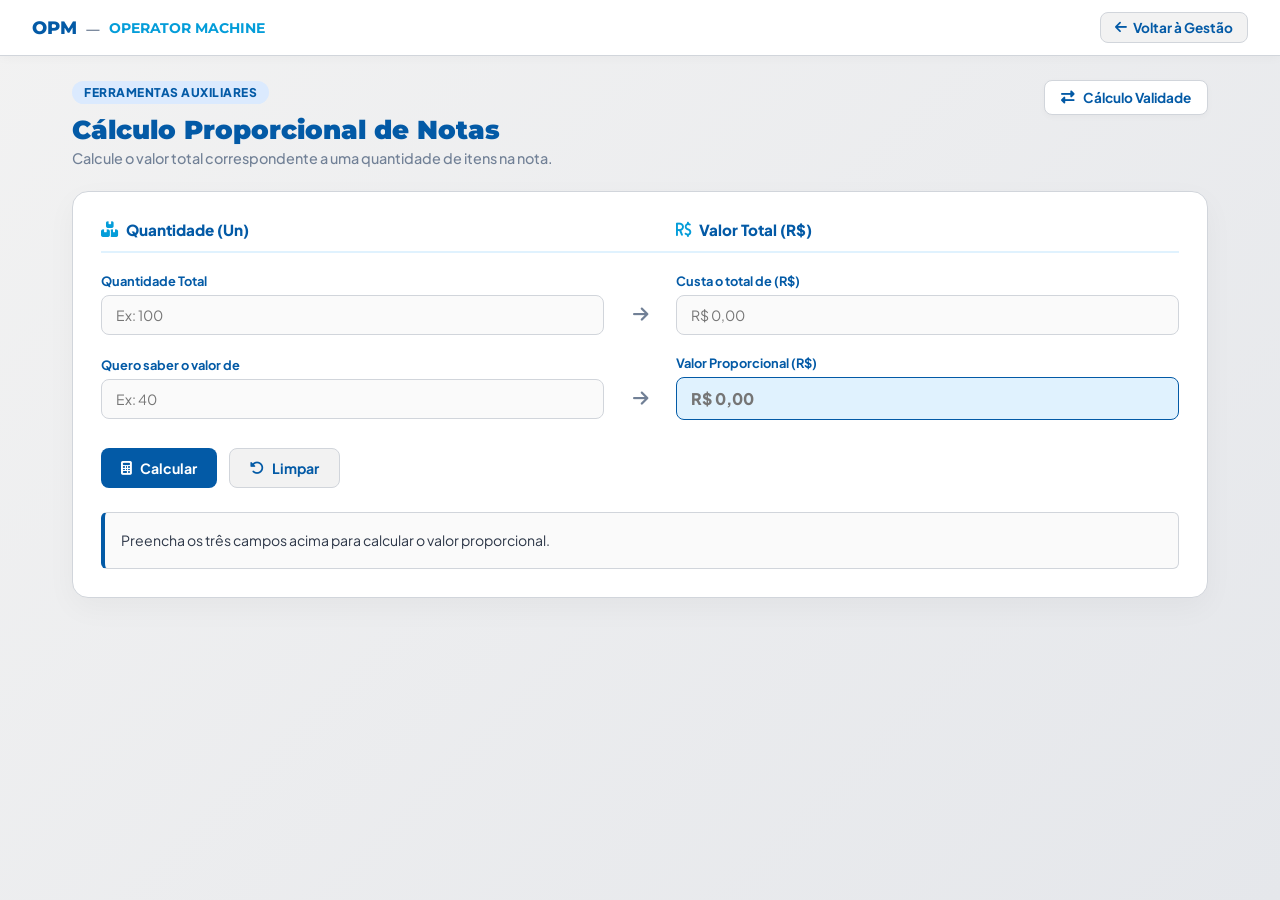
<file: calculadora/calculadora.html>
<!DOCTYPE html>
<html lang="pt-BR">
<head>
    <meta charset="UTF-8">
    <meta name="viewport" content="width=device-width, initial-scale=1.0">
    <title>OPM - Calculadora e Ferramentas Auxiliares</title>
    
    <!-- Fontes e Ícones -->
    <link rel="preconnect" href="https://fonts.googleapis.com">
    <link rel="preconnect" href="https://fonts.gstatic.com" crossorigin>
    <link href="https://fonts.googleapis.com/css2?family=Montserrat:wght@700;800;900&family=Plus+Jakarta+Sans:wght@400;500;600;700;800&display=swap" rel="stylesheet">
    <link rel="stylesheet" href="https://cdnjs.cloudflare.com/ajax/libs/font-awesome/6.4.0/css/all.min.css">
    
    <link rel="stylesheet" href="calculadora.css">
</head>
<body>

    <!-- FAIXA SUPERIOR DE NAVEGAÇÃO -->
    <header class="top-nav-bar">
        <div class="top-bar-brand">
            OPM <span class="brand-separator">—</span> <span class="brand-subtitle">OPERATOR MACHINE</span>
        </div>
        <button type="button" class="btn-voltar-topo" onclick="voltarParaGestao()" title="Voltar à Gestão">
            <i class="fa-solid fa-arrow-left"></i> Voltar à Gestão
        </button>
    </header>

    <!-- CONTEÚDO PRINCIPAL CENTRALIZADO -->
    <main class="main-content">
        <header class="page-header">
            <div class="header-top-row">
                <div>
                    <span class="tag" id="toolTag">FERRAMENTAS AUXILIARES</span>
                    <h1 id="pageTitle">Cálculo Proporcional de Notas</h1>
                    <p id="pageSubtitle">Calcule o valor total correspondente a uma quantidade de itens na nota.</p>
                </div>
                <!-- Botão de Alternância de Ferramentas -->
                <button id="btnAlternarCalc" class="btn-switch-calc" title="Alternar tipo de ferramenta">
                    <i class="fa-solid fa-right-left"></i>
                    <span id="switchBtnText">Cálculo Validade</span>
                </button>
            </div>
        </header>

        <!-- 1. CONTAINER DA REGRA DE 3 -->
        <section id="calcRegra3" class="calculator-card">
            <div class="calc-grid-header">
                <div class="col-title"><i class="fa-solid fa-boxes-stacked"></i> Quantidade (Un)</div>
                <div></div>
                <div class="col-title"><i class="fa-solid fa-brazilian-real-sign"></i> Valor Total (R$)</div>
            </div>

            <div class="rule-grid">
                <div class="input-group">
                    <label for="qtdTotal">Quantidade Total</label>
                    <input type="number" id="qtdTotal" placeholder="Ex: 100" step="any">
                </div>
                
                <div class="arrow-indicator">
                    <i class="fa-solid fa-arrow-right"></i>
                </div>

                <div class="input-group">
                    <label for="valTotal">Custa o total de (R$)</label>
                    <input type="text" id="valTotal" placeholder="R$ 0,00">
                </div>

                <div class="input-group">
                    <label for="qtdParcial">Quero saber o valor de</label>
                    <input type="number" id="qtdParcial" placeholder="Ex: 40" step="any">
                </div>

                <div class="arrow-indicator">
                    <i class="fa-solid fa-arrow-right"></i>
                </div>

                <div class="input-group result-highlight">
                    <label for="valParcial">Valor Proporcional (R$)</label>
                    <input type="text" id="valParcial" placeholder="R$ 0,00" readonly>
                </div>
            </div>

            <div class="calc-actions">
                <button type="button" id="btnCalcular" class="btn btn-primary">
                    <i class="fa-solid fa-calculator"></i> Calcular
                </button>
                <button type="button" id="btnLimpar" class="btn btn-secondary">
                    <i class="fa-solid fa-rotate-left"></i> Limpar
                </button>
            </div>

            <div id="formulaExplanation" class="formula-box">
                Preencha os três campos acima para calcular o valor proporcional.
            </div>
        </section>

        <!-- 2. CONTAINER DE CÁLCULO DE VALIDADE -->
        <section id="calcValidade" class="calculator-card" style="display: none;">
            <div class="validity-grid">
                <div class="input-group">
                    <label for="selectEstoque"><i class="fa-solid fa-warehouse"></i> Selecione o Estoque / Setor</label>
                    <select id="selectEstoque" class="custom-select">
                        <option value="farmacia_almox">Farmácia Almoxarifado</option>
                        <option value="almox_central">Almoxarifado Central</option>
                        <option value="farmacia_qt">Farmácia Qt Estoque</option>
                        <option value="almox_lab">Almoxarifado Central - Laboratório (Min. 3 Meses)</option>
                    </select>
                </div>

                <div class="input-group">
                    <label for="inputDataValidade"><i class="fa-solid fa-calendar-days"></i> Data de Validade do Produto</label>
                    <input type="date" id="inputDataValidade" class="custom-input-date">
                </div>
            </div>

            <!-- Caixa de Status da Validade -->
            <div id="validityStatusBox" class="validity-result-box empty">
                <div class="status-badge" id="validityBadge">Aguardando Data</div> 
                <h2 id="validityMainTitle">Selecione uma data para verificar a conformidade</h2>
                <p id="validitySubText">O cálculo verificará os dias restantes a partir de hoje em relação ao tempo mínimo exigido pelo setor.</p>
            </div>

            <!-- Detalhes do Cálculo -->
            <div id="validityDetailsBox" class="info-quote-box" style="display: none;">
                <h3><i class="fa-solid fa-circle-info"></i> Detalhamento do Prazo</h3>
                <div class="validity-details-grid">
                    <div>
                        <span>Data Atual:</span>
                        <strong id="valDetailToday">--/--/----</strong>
                    </div>
                    <div>
                        <span>Tempo Restante Total:</span>
                        <strong id="valDetailRemaining">0 dias</strong>
                    </div>
                    <div>
                        <span>Mínimo Exigido do Setor:</span>
                        <strong id="valDetailMinRequired">12 meses (365 dias)</strong>
                    </div>
                    <div id="valDivergentContainer" class="divergent-highlight">
                        <span>Tempo Divergente / Faltante:</span>
                        <strong id="valDetailDivergent">Nenhuma divergência</strong>
                    </div>
                </div>
            </div>
        </section>

    </main>

    <script src="calculadora.js"></script>
</body>
</html>
</file>
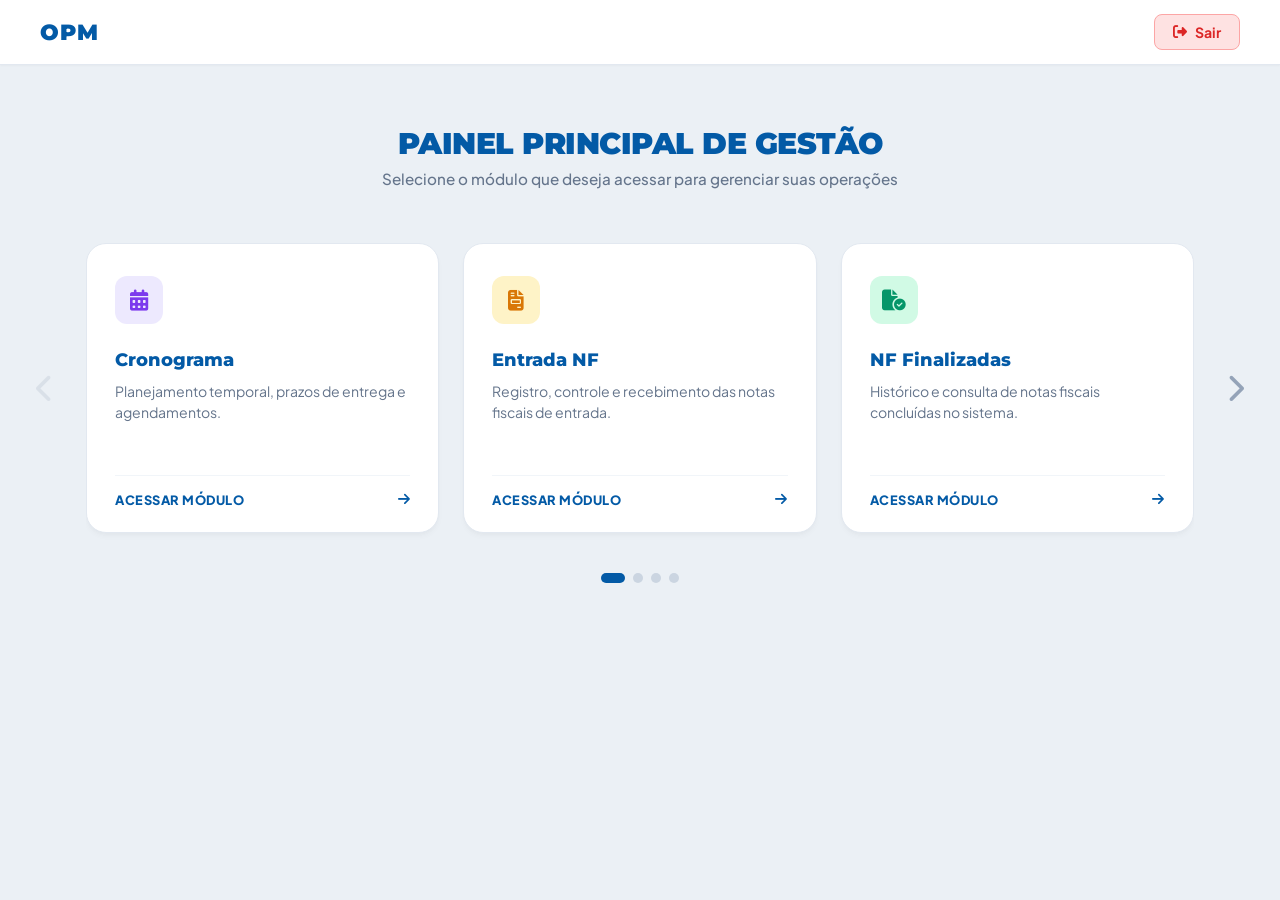
<file: lobby/lobby.html>
<!DOCTYPE html>
<html lang="pt-BR">
<head>
    <meta charset="UTF-8">
    <meta name="viewport" content="width=device-width, initial-scale=1.0">
    <title>OPM — OPERATOR MACHINE V2</title>

    <!-- Fontes e Ícones -->
    <link rel="preconnect" href="https://fonts.googleapis.com">
    <link rel="preconnect" href="https://fonts.gstatic.com" crossorigin>
    <link href="https://fonts.googleapis.com/css2?family=Montserrat:wght@700;800;900&family=Plus+Jakarta+Sans:wght@400;500;600;700;800&display=swap" rel="stylesheet">
    <link rel="stylesheet" href="https://cdnjs.cloudflare.com/ajax/libs/font-awesome/6.4.0/css/all.min.css">
    
    <!-- CSS do Lobby -->
    <link rel="stylesheet" href="lobby.css">
</head>
<body>

    <!-- FAIXA SUPERIOR DE NAVEGAÇÃO -->
    <header class="top-nav-bar">
        <div class="top-bar-brand">
            OPM
        </div>
        <button type="button" class="btn-logout" onclick="fazerLogout()">
            <i class="fa-solid fa-right-from-bracket"></i> Sair
        </button>
    </header>

    <!-- ÁREA DE CONTEÚDO PRINCIPAL -->
    <main class="lobby-container">
        <div class="lobby-header-text">
            <h2>PAINEL PRINCIPAL DE GESTÃO</h2>
            <p>Selecione o módulo que deseja acessar para gerenciar suas operações</p>
        </div>

        <!-- ESTRUTURA DO CARROSSEL COM SETAS LATERAIS -->
        <div class="carousel-wrapper">
            
            <!-- SETA ESQUERDA TRANSPARENTE -->
            <button type="button" class="carousel-nav-btn prev-btn" id="btnPrevLobby" onclick="mudarPaginaLobby(-1)" title="Anterior">
                <i class="fa-solid fa-chevron-left"></i>
            </button>

            <!-- CONTAINER DOS CARDS -->
            <div class="cards-carousel-container">
                <div class="lobby-cards-grid" id="lobbyCardsGrid">

                    <!-- CARD 1: CRONOGRAMA -->
                    <div class="lobby-card-portrait" onclick="navegarPara('cronograma')">
                        <div class="card-icon-box color-cronograma">
                            <i class="fa-solid fa-calendar-days"></i>
                        </div>
                        <div class="card-body">
                            <h3>Cronograma</h3>
                            <p>Planejamento temporal, prazos de entrega e agendamentos.</p>
                        </div>
                        <div class="card-footer-action">
                            <span>ACESSAR MÓDULO</span>
                            <i class="fa-solid fa-arrow-right"></i>
                        </div>
                    </div>

                    <!-- CARD 2: ENTRADA NF -->
                    <div class="lobby-card-portrait" onclick="navegarPara('entrada-nf')">
                        <div class="card-icon-box color-entrada">
                            <i class="fa-solid fa-file-invoice"></i>
                        </div>
                        <div class="card-body">
                            <h3>Entrada NF</h3>
                            <p>Registro, controle e recebimento das notas fiscais de entrada.</p>
                        </div>
                        <div class="card-footer-action">
                            <span>ACESSAR MÓDULO</span>
                            <i class="fa-solid fa-arrow-right"></i>
                        </div>
                    </div>

                    <!-- CARD 3: NF FINALIZADAS -->
                    <div class="lobby-card-portrait" onclick="navegarPara('nf-finalizadas')">
                        <div class="card-icon-box color-finalizadas">
                            <i class="fa-solid fa-file-circle-check"></i>
                        </div>
                        <div class="card-body">
                            <h3>NF Finalizadas</h3>
                            <p>Histórico e consulta de notas fiscais concluídas no sistema.</p>
                        </div>
                        <div class="card-footer-action">
                            <span>ACESSAR MÓDULO</span>
                            <i class="fa-solid fa-arrow-right"></i>
                        </div>
                    </div>

                    <!-- CARD 4: TRATATIVAS -->
                    <div class="lobby-card-portrait" onclick="navegarPara('tratativas')">
                        <div class="card-icon-box color-tratativas">
                            <i class="fa-solid fa-comments-dollar"></i>
                        </div>
                        <div class="card-body">
                            <h3>Tratativas</h3>
                            <p>Acompanhamento de pendências, acordos e tratativas com fornecedores.</p>
                        </div>
                        <div class="card-footer-action">
                            <span>ACESSAR MÓDULO</span>
                            <i class="fa-solid fa-arrow-right"></i>
                        </div>
                    </div>

                    <!-- CARD 5: CONFERÊNCIA DEVOLUÇÃO -->
                    <div class="lobby-card-portrait" onclick="navegarPara('conferencia-devolucao')">
                        <div class="card-icon-box color-devolucao">
                            <i class="fa-solid fa-boxes-packing"></i>
                        </div>
                        <div class="card-body">
                            <h3>Conferência Devolução</h3>
                            <p>Gestão e verificação do fluxo de devolução de mercadorias.</p>
                        </div>
                        <div class="card-footer-action">
                            <span>ACESSAR MÓDULO</span>
                            <i class="fa-solid fa-arrow-right"></i>
                        </div>
                    </div>

                    <!-- CARD 6: VISÃO GERAL -->
                    <div class="lobby-card-portrait" onclick="navegarPara('visao-geral')">
                        <div class="card-icon-box color-visaogeral">
                            <i class="fa-solid fa-chart-pie"></i>
                        </div>
                        <div class="card-body">
                            <h3>Visão Geral</h3>
                            <p>Panorama consolidado das operações e indicadores analíticos.</p>
                        </div>
                        <div class="card-footer-action">
                            <span>ACESSAR MÓDULO</span>
                            <i class="fa-solid fa-arrow-right"></i>
                        </div>
                    </div>

                    <!-- CARD 7: MODELO CARTAS -->
                    <div class="lobby-card-portrait" onclick="navegarPara('modelo-cartas')">
                        <div class="card-icon-box color-cartas">
                            <i class="fa-solid fa-envelope-open-text"></i>
                        </div>
                        <div class="card-body">
                            <h3>Modelo Cartas</h3>
                            <p>Emissão e geração de cartas de correção e comunicados oficiais.</p>
                        </div>
                        <div class="card-footer-action">
                            <span>ACESSAR MÓDULO</span>
                            <i class="fa-solid fa-arrow-right"></i>
                        </div>
                    </div>

                    <!-- CARD 8: CALCULADORA -->
                    <div class="lobby-card-portrait" onclick="navegarPara('calculadora')">
                        <div class="card-icon-box color-calculadora">
                            <i class="fa-solid fa-calculator"></i>
                        </div>
                        <div class="card-body">
                            <h3>Calculadora</h3>
                            <p>Ferramenta rápida para cálculos operacionais e tributários.</p>
                        </div>
                        <div class="card-footer-action">
                            <span>ACESSAR MÓDULO</span>
                            <i class="fa-solid fa-arrow-right"></i>
                        </div>
                    </div>

                    <!-- CARD 9: BLOCO DE NOTAS -->
                    <div class="lobby-card-portrait" onclick="navegarPara('painel-principal')">
                        <div class="card-icon-box color-painel">
                            <i class="fa-solid fa-note-sticky"></i>
                        </div>
                        <div class="card-body">
                            <h3>Bloco de Notas</h3>
                            <p>Anotações rápidas, lembretes operacionais e rascunhos diários.</p>
                        </div>
                        <div class="card-footer-action">
                            <span>ACESSAR MÓDULO</span>
                            <i class="fa-solid fa-arrow-right"></i>
                        </div>
                    </div>

                    <!-- CARD 10: CONSULTA PRODUTOS -->
                    <div class="lobby-card-portrait" onclick="navegarPara('consulta-produtos')">
                        <div class="card-icon-box color-produtos">
                            <i class="fa-solid fa-boxes-stacked"></i>
                        </div>
                        <div class="card-body">
                            <h3>Consulta Produtos</h3>
                            <p>Consulte o catálogo de produtos, códigos e especificações.</p>
                        </div>
                        <div class="card-footer-action">
                            <span>ACESSAR MÓDULO</span>
                            <i class="fa-solid fa-arrow-right"></i>
                        </div>
                    </div>

                </div>
            </div>

            <!-- SETA DIREITA TRANSPARENTE -->
            <button type="button" class="carousel-nav-btn next-btn" id="btnNextLobby" onclick="mudarPaginaLobby(1)" title="Próximo">
                <i class="fa-solid fa-chevron-right"></i>
            </button>

        </div>

        <!-- INDICADOR DE PÁGINAS EM PONTOS -->
        <div class="pagination-dots" id="dotsContainer"></div>

    </main>

    <!-- JS do Lobby -->
    <script src="lobby.js"></script>
</body>
</html>
</file>
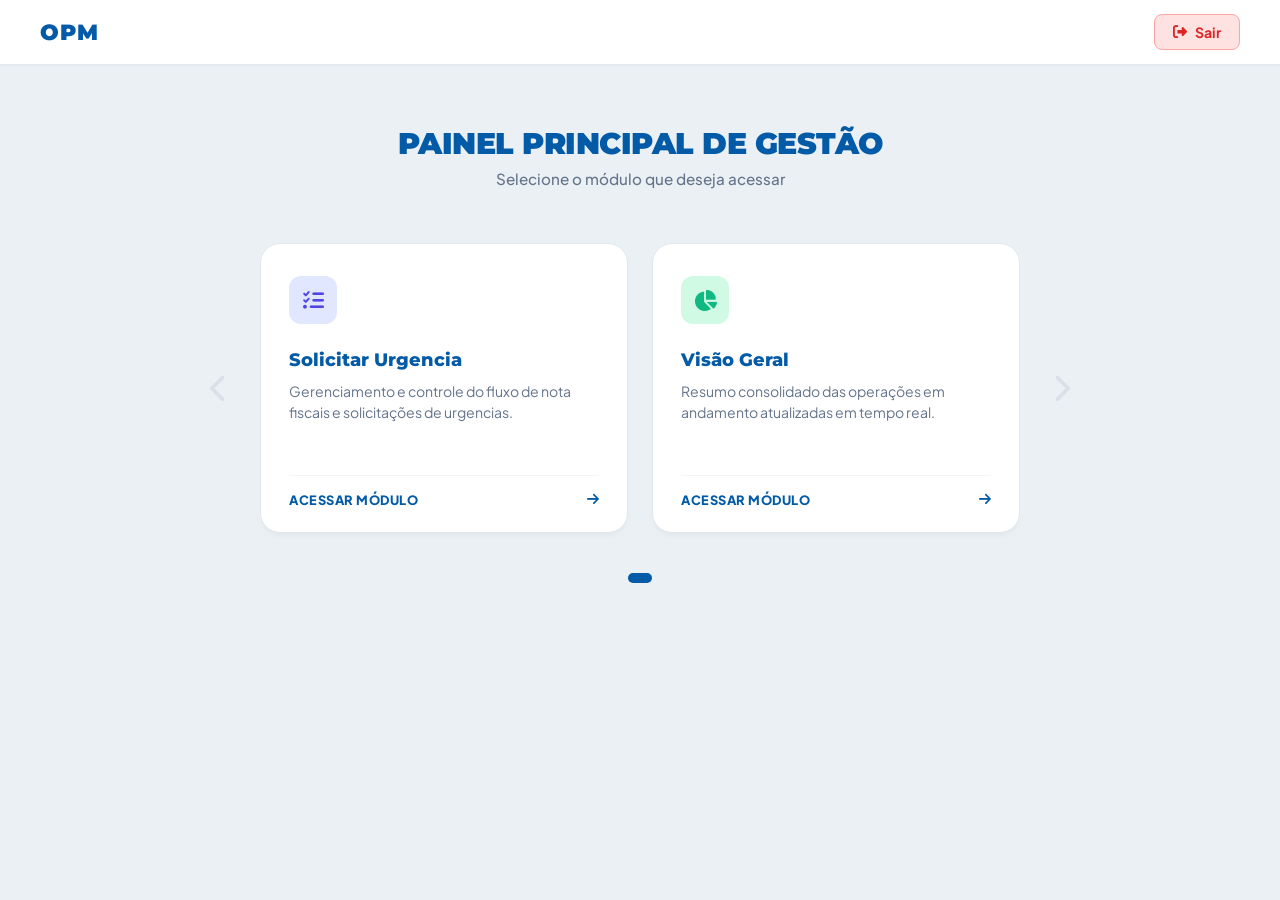
<file: lobbyv2/lobbyv2.html>
<!DOCTYPE html>
<html lang="pt-BR">
<head>
    <meta charset="UTF-8">
    <meta name="viewport" content="width=device-width, initial-scale=1.0">
    <title>OPM — OPERATOR MACHINE V2</title>

    <!-- Fontes e Ícones -->
    <link rel="preconnect" href="https://fonts.googleapis.com">
    <link rel="preconnect" href="https://fonts.gstatic.com" crossorigin>
    <link href="https://fonts.googleapis.com/css2?family=Montserrat:wght@700;800;900&family=Plus+Jakarta+Sans:wght@400;500;600;700;800&display=swap" rel="stylesheet">
    <link rel="stylesheet" href="https://cdnjs.cloudflare.com/ajax/libs/font-awesome/6.4.0/css/all.min.css">
    
    <!-- CSS do Lobby V2 -->
    <link rel="stylesheet" href="lobbyv2.css">
</head>
<body>

    <!-- FAIXA SUPERIOR DE NAVEGAÇÃO -->
    <header class="top-nav-bar">
        <div class="top-bar-brand">
            OPM
        </div>
        <button type="button" class="btn-logout" onclick="fazerLogout()">
            <i class="fa-solid fa-right-from-bracket"></i> Sair
        </button>
    </header>

    <!-- ÁREA DE CONTEÚDO PRINCIPAL -->
    <main class="lobby-container">
        <div class="lobby-header-text">
            <h2>PAINEL PRINCIPAL DE GESTÃO</h2>
            <p>Selecione o módulo que deseja acessar</p>
        </div>

        <!-- ESTRUTURA DO CARROSSEL COM SETAS LATERAIS -->
        <div class="carousel-wrapper">
            
            <!-- SETA ESQUERDA TRANSPARENTE -->
            <button type="button" class="carousel-nav-btn prev-btn" id="btnPrevLobby" onclick="mudarPaginaLobby(-1)" title="Anterior">
                <i class="fa-solid fa-chevron-left"></i>
            </button>

            <!-- CONTAINER DOS CARDS -->
            <div class="cards-carousel-container">
                <div class="lobby-cards-grid" id="lobbyCardsGrid">

                    <!-- CARD 1: SOLICITAR URGÊNCIA -->
                    <div class="lobby-card-portrait" onclick="navegarPara('solicitacoes')">
                        <div class="card-icon-box color-solicitacoes">
                            <i class="fa-solid fa-list-check"></i>
                        </div>
                        <div class="card-body">
                            <h3>Solicitar Urgencia</h3>
                            <p>Gerenciamento e controle do fluxo de nota fiscais e solicitações de urgencias.</p>
                        </div>
                        <div class="card-footer-action">
                            <span>ACESSAR MÓDULO</span>
                            <i class="fa-solid fa-arrow-right"></i>
                        </div>
                    </div>

                    <!-- CARD 2: VISÃO GERAL -->
                    <div class="lobby-card-portrait" onclick="navegarPara('visao-geral')">
                        <div class="card-icon-box color-visaogeral">
                            <i class="fa-solid fa-chart-pie"></i>
                        </div>
                        <div class="card-body">
                            <h3>Visão Geral</h3>
                            <p>Resumo consolidado das operações em andamento atualizadas em tempo real.</p>
                        </div>
                        <div class="card-footer-action">
                            <span>ACESSAR MÓDULO</span>
                            <i class="fa-solid fa-arrow-right"></i>
                        </div>
                    </div>

                </div>
            </div>

            <!-- SETA DIREITA TRANSPARENTE -->
            <button type="button" class="carousel-nav-btn next-btn" id="btnNextLobby" onclick="mudarPaginaLobby(1)" title="Próximo">
                <i class="fa-solid fa-chevron-right"></i>
            </button>

        </div>

        <!-- INDICADOR DE PÁGINAS EM PONTOS -->
        <div class="pagination-dots" id="dotsContainer"></div>

    </main>

    <!-- JS do Lobby V2 -->
    <script src="lobbyv2.js"></script>
</body>
</html>
</file>
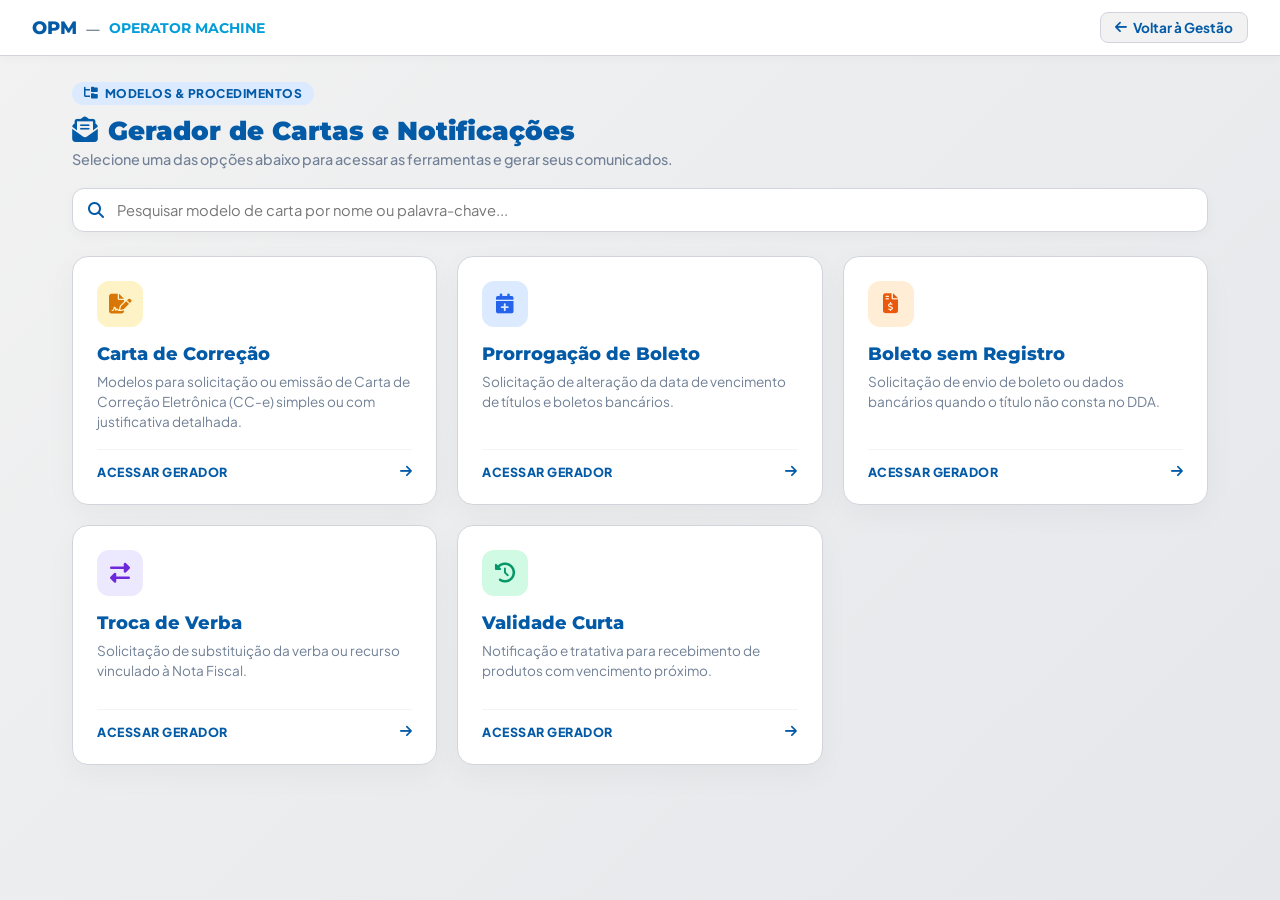
<file: modelocartas/cartas.html>
<!DOCTYPE html>
<html lang="pt-BR">
<head>
    <meta charset="UTF-8">
    <meta name="viewport" content="width=device-width, initial-scale=1.0">
    <title>OPM — Gerador de Cartas e Notificações</title>
    
    <!-- CSS Principal -->
    <link rel="stylesheet" href="cartas.css">
    
    <!-- Fontes e Ícones -->
    <link rel="preconnect" href="https://fonts.googleapis.com">
    <link rel="preconnect" href="https://fonts.gstatic.com" crossorigin>
    <link href="https://fonts.googleapis.com/css2?family=Montserrat:wght@700;800;900&family=Plus+Jakarta+Sans:wght@400;500;600;700;800&display=swap" rel="stylesheet">
    <link rel="stylesheet" href="https://cdnjs.cloudflare.com/ajax/libs/font-awesome/6.4.0/css/all.min.css">
</head>
<body>

    <!-- FAIXA SUPERIOR -->
    <header class="top-nav-bar">
        <div class="top-bar-brand">
            OPM <span class="brand-separator">—</span> <span class="brand-subtitle">OPERATOR MACHINE</span>
        </div>
        <button type="button" class="btn-voltar-topo" onclick="voltarParaGestao()" title="Voltar à Gestão">
            <i class="fa-solid fa-arrow-left"></i> Voltar à Gestão
        </button>
    </header>

    <!-- Conteúdo Principal -->
    <main class="content-area-full">
        <div class="tab-content active">
            
            <!-- Grid de Cards de Seleção -->
            <div id="cardsGridArea">
                <div class="header-section">
                    <span class="category-tag"><i class="fa-solid fa-folder-tree"></i> Modelos & Procedimentos</span>
                    <h1><i class="fa-solid fa-envelope-open-text"></i> Gerador de Cartas e Notificações</h1>
                    <p class="subtitle">Selecione uma das opções abaixo para acessar as ferramentas e gerar seus comunicados.</p>
                </div>

                <!-- Barra de Pesquisa de Modelos -->
                <div class="search-bar-container">
                    <i class="fa-solid fa-magnifying-glass search-icon"></i>
                    <input type="text" id="searchInput" placeholder="Pesquisar modelo de carta por nome ou palavra-chave..." oninput="filtrarCards()">
                </div>

                <div class="cards-grid" id="cardsGrid">
                    <div class="card-item" onclick="abrirGerador('carta-correcao', 'Carta de Correção')">
                        <div class="card-item-icon color-correcao"><i class="fa-solid fa-file-signature"></i></div>
                        <h3>Carta de Correção</h3>
                        <p>Modelos para solicitação ou emissão de Carta de Correção Eletrônica (CC-e) simples ou com justificativa detalhada.</p>

                        <div class="card-footer-action">
                            <span>ACESSAR GERADOR</span>
                            <i class="fa-solid fa-arrow-right"></i>
                        </div>
                    </div>

                    <div class="card-item" onclick="abrirGerador('prorrogacao-boleto', 'Prorrogação de Boleto')">
                        <div class="card-item-icon color-prorrogacao"><i class="fa-solid fa-calendar-plus"></i></div>
                        <h3>Prorrogação de Boleto</h3>
                        <p>Solicitação de alteração da data de vencimento de títulos e boletos bancários.</p>

                        <div class="card-footer-action">
                            <span>ACESSAR GERADOR</span>
                            <i class="fa-solid fa-arrow-right"></i>
                        </div>
                    </div>

                    <div class="card-item" onclick="abrirGerador('boleto-sem-registro', 'Boleto sem Registro')">
                        <div class="card-item-icon color-boleto-sem-registro"><i class="fa-solid fa-file-invoice-dollar"></i></div>
                        <h3>Boleto sem Registro</h3>
                        <p>Solicitação de envio de boleto ou dados bancários quando o título não consta no DDA.</p>

                        <div class="card-footer-action">
                            <span>ACESSAR GERADOR</span>
                            <i class="fa-solid fa-arrow-right"></i>
                        </div>
                    </div>

                    <div class="card-item" onclick="abrirGerador('troca-verba', 'Troca de Verba')">
                        <div class="card-item-icon color-troca-verba"><i class="fa-solid fa-right-left"></i></div>
                        <h3>Troca de Verba</h3>
                        <p>Solicitação de substituição da verba ou recurso vinculado à Nota Fiscal.</p>

                        <div class="card-footer-action">
                            <span>ACESSAR GERADOR</span>
                            <i class="fa-solid fa-arrow-right"></i>
                        </div>
                    </div>

                    <div class="card-item" onclick="abrirGerador('validade-curta', 'Validade Curta')">
                        <div class="card-item-icon color-validade"><i class="fa-solid fa-clock-rotate-left"></i></div>
                        <h3>Validade Curta</h3>
                        <p>Notificação e tratativa para recebimento de produtos com vencimento próximo.</p>

                        <div class="card-footer-action">
                            <span>ACESSAR GERADOR</span>
                            <i class="fa-solid fa-arrow-right"></i>
                        </div>
                    </div>
                </div>
            </div>

            <!-- Área de Geração da Carta -->
            <div class="generator-card" id="generatorArea" style="display: none;">
                <div class="generator-header">
                    <button class="btn-cancel" onclick="fecharGerador()"><i class="fa-solid fa-arrow-left"></i> Voltar aos modelos</button>
                    <h2 id="modalTitle">Gerador</h2>
                    <div class="generator-header-actions" style="margin-left: auto; display: flex; gap: 8px;">
                        <button type="button" class="reset-btn" id="btnLimparAtual" title="Limpar formulário" onclick="limparFormularioAtual()">
                            <i class="fa-solid fa-rotate-left"></i> Limpar
                        </button>
                        <button type="button" class="lock-btn" id="btnEditarAtual" title="Alternar edição direta no texto" onclick="alternarEdicaoDiretaAtual()">
                            <i class="fa-solid fa-lock"></i> Trancado
                        </button>
                    </div>
                </div>
                <div class="generator-body">
                    <div class="form-side">
                        <h3><i class="fa-solid fa-pen-to-square"></i> Preencha as Informações</h3>
                        <div id="dynamicFields"></div>
                    </div>
                    <div class="preview-side">
                        <h3><i class="fa-solid fa-eye"></i> Carta Gerada</h3>
                        <div class="letter-box" id="letterOutput"></div>
                        <button class="btn-save btn-copy-full" id="copyBtn" onclick="copiarCarta()"><i class="fa-solid fa-copy"></i> Copiar Carta</button>
                    </div>
                </div>
            </div>

        </div>
    </main>

    <!-- MODAL DE GERENCIAMENTO DE OPÇÕES -->
    <div class="custom-modal-overlay" id="opcoesModal" style="display: none;">
        <div class="custom-modal-box">
            <div class="custom-modal-header">
                <h3 id="modalOpcoesTitulo"><i class="fa-solid fa-list-check"></i> Gerenciar Opções</h3>
                <button type="button" class="btn-close-modal" onclick="fecharModalOpcoes()">&times;</button>
            </div>
            <div class="custom-modal-body">
                <label class="modal-input-label">Adicionar Nova Opção</label>
                <div class="modal-add-row">
                    <input type="text" id="novoItemOpcaoInput" placeholder="Ex: Inclusão de verba nos dados adicionais">
                    <button type="button" class="btn-add-opcao" onclick="adicionarNovaOpcaoItem()"><i class="fa-solid fa-plus"></i> Add</button>
                </div>
                <label class="modal-input-label" style="margin-top: 16px;">Opções Cadastradas:</label>
                <ul class="modal-opcoes-list" id="modalOpcoesListaContainer">
                    <!-- Gerado via JS -->
                </ul>
            </div>
        </div>
    </div>

    <!-- JS Principal -->
    <script src="cartas.js"></script>
</body>
</html>
</file>
<file: calculadora/calculadora.css>
@import url('https://fonts.googleapis.com/css2?family=Montserrat:wght@700;800;900&family=Plus+Jakarta+Sans:wght@400;500;600;700;800&display=swap');

:root { 
    --primary-dark: #035AA6; 
    --primary-med: #049DD9; 
    --primary-light: #04B2D9; 
    --bg-light: #F2F2F2; 
    --card-bg: #FFFFFF; 
    --text-title: #035AA6; 
    --text-main: #2D3748; 
    --text-muted: #718096; 
    --card-border: #D1D5DB; 
    --accent-light: #E0F2FE;
}

* {
    margin: 0;
    padding: 0;
    box-sizing: border-box;
    font-family: 'Plus Jakarta Sans', sans-serif;
}

body {
    display: flex;
    flex-direction: column;
    min-height: 100vh;
    background: linear-gradient(135deg, #F2F2F2 0%, #E5E7EB 100%);
    color: var(--text-main);
}

/* FAIXA SUPERIOR */
.top-nav-bar {
    width: 100%;
    height: 56px;
    background-color: var(--card-bg);
    border-bottom: 1px solid var(--card-border);
    display: flex;
    justify-content: space-between;
    align-items: center;
    padding: 0 32px;
    box-shadow: 0 2px 10px rgba(0,0,0,0.03);
    flex-shrink: 0;
    position: sticky;
    top: 0;
    z-index: 100;
}

.top-bar-brand {
    font-family: 'Montserrat', sans-serif;
    font-size: 1.1rem;
    font-weight: 800;
    color: var(--primary-dark);
    display: flex;
    align-items: center;
    gap: 8px;
    text-transform: uppercase;
}

.brand-separator {
    color: var(--text-muted);
    font-weight: 400;
}

.brand-subtitle {
    font-family: 'Montserrat', sans-serif;
    font-size: 0.9rem;
    font-weight: 700;
    color: var(--primary-med);
}

.btn-voltar-topo {
    background-color: var(--bg-light);
    border: 1px solid var(--card-border);
    color: var(--primary-dark);
    padding: 6px 14px;
    border-radius: 8px;
    font-weight: 700;
    font-size: 0.85rem;
    cursor: pointer;
    display: inline-flex;
    align-items: center;
    gap: 6px;
}

.btn-voltar-topo:hover {
    background-color: var(--primary-light);
    color: #FFF;
}

/* ÁREA PRINCIPAL CENTRALIZADA */
.main-content {
    flex: 1;
    padding: 24px 32px 40px 32px;
    width: 100%;
    max-width: 1200px;
    margin: 0 auto;
}

.page-header {
    margin-bottom: 24px;
}

.header-top-row {
    display: flex;
    justify-content: space-between;
    align-items: flex-start;
    gap: 16px;
}

.tag {
    background-color: #DBEAFE;
    color: var(--primary-dark);
    font-size: 0.75rem;
    font-weight: 800;
    padding: 4px 12px;
    border-radius: 20px;
    letter-spacing: 0.5px;
    display: inline-block;
}

.page-header h1 {
    font-family: 'Montserrat', sans-serif;
    font-size: 1.6rem;
    font-weight: 900;
    color: var(--primary-dark);
    margin: 10px 0 4px 0;
}

.page-header p {
    color: var(--text-muted);
    font-size: 0.9rem;
    font-weight: 500;
}

.btn-switch-calc {
    background-color: var(--card-bg);
    border: 1px solid var(--card-border);
    color: var(--primary-dark);
    padding: 8px 16px;
    border-radius: 8px;
    font-weight: 700;
    font-size: 0.85rem;
    cursor: pointer;
    display: flex;
    align-items: center;
    gap: 8px;
    box-shadow: 0 2px 6px rgba(0,0,0,0.03);
}

.btn-switch-calc:hover {
    background-color: var(--accent-light);
}

/* CARD DAS CALCULADORAS */
.calculator-card {
    background-color: var(--card-bg);
    border-radius: 16px;
    padding: 28px;
    box-shadow: 0 10px 30px rgba(0, 0, 0, 0.04);
    border: 1px solid var(--card-border);
}

.calc-grid-header {
    display: grid;
    grid-template-columns: 1fr 40px 1fr;
    gap: 16px;
    margin-bottom: 20px;
    padding-bottom: 12px;
    border-bottom: 2px solid var(--accent-light);
}

.col-title {
    font-size: 0.95rem;
    font-weight: 800;
    color: var(--primary-dark);
    display: flex;
    align-items: center;
    gap: 8px;
}

.col-title i {
    color: var(--primary-med);
}

.rule-grid {
    display: grid;
    grid-template-columns: 1fr 40px 1fr;
    gap: 20px 16px;
    align-items: center;
    margin-bottom: 28px;
}

.input-group {
    display: flex;
    flex-direction: column;
    gap: 6px;
}

.input-group label {
    font-size: 0.8rem;
    font-weight: 700;
    color: var(--primary-dark);
}

.input-group input, .custom-select {
    width: 100%;
    padding: 10px 14px;
    border: 1px solid var(--card-border);
    border-radius: 8px;
    font-size: 0.88rem;
    outline: none;
    background-color: #FAFAFA;
    color: var(--text-main);
}

.input-group input:focus, .custom-select:focus {
    border-color: var(--primary-med);
    background-color: #FFFFFF;
}

.arrow-indicator {
    display: flex;
    justify-content: center;
    align-items: center;
    color: var(--text-muted);
    font-size: 1.1rem;
    margin-top: 22px;
}

.result-highlight input {
    background-color: var(--accent-light) !important;
    border-color: var(--primary-dark) !important;
    color: var(--primary-dark) !important;
    font-weight: 800 !important;
    font-size: 1rem;
}

.calc-actions {
    display: flex;
    gap: 12px;
}

.btn {
    padding: 10px 20px;
    border-radius: 8px;
    border: none;
    font-weight: 700;
    font-size: 0.88rem;
    cursor: pointer;
    display: flex;
    align-items: center;
    gap: 8px;
}

.btn-primary {
    background-color: var(--primary-dark);
    color: #ffffff;
}

.btn-primary:hover {
    background-color: var(--primary-med);
}

.btn-secondary {
    background-color: var(--bg-light);
    color: var(--primary-dark);
    border: 1px solid var(--card-border);
}

.btn-secondary:hover {
    background-color: var(--primary-light);
    color: #FFFFFF;
}

.formula-box {
    margin-top: 24px;
    padding: 16px;
    background-color: #FAFAFA;
    border-left: 4px solid var(--primary-dark);
    border-radius: 6px;
    font-size: 0.88rem;
    color: var(--text-main);
    line-height: 1.6;
    border-top: 1px solid var(--card-border);
    border-right: 1px solid var(--card-border);
    border-bottom: 1px solid var(--card-border);
}

.obs-note {
    margin-top: 8px;
    font-size: 0.8rem;
    color: var(--text-muted);
    font-style: italic;
}

.info-quote-box {
    background-color: #FAFAFA;
    border: 1px solid var(--card-border);
    border-radius: 12px;
    padding: 20px;
}

.info-quote-box h3 {
    font-size: 1.05rem;
    color: var(--primary-dark);
    font-weight: 800;
    margin-bottom: 8px;
}

/* ESTILOS DO CÁLCULO DE VALIDADE */
.validity-grid {
    display: grid;
    grid-template-columns: 1fr 1fr;
    gap: 20px;
    margin-bottom: 24px;
}

.custom-input-date {
    padding: 10px 14px;
    border: 1px solid var(--card-border);
    border-radius: 8px;
    font-size: 0.88rem;
    outline: none;
    background-color: #FAFAFA;
    color: var(--text-main);
}

.validity-result-box {
    border-radius: 12px;
    padding: 24px;
    text-align: center;
    margin-bottom: 24px;
    border: 1px solid var(--card-border);
    background-color: var(--accent-light);
}

.validity-result-box.empty {
    background-color: var(--accent-light);
    border-color: var(--card-border);
}

.validity-result-box.valid {
    background-color: #ECFDF5;
    border-color: #A7F3D0;
}

.validity-result-box.valid h2 {
    color: #065F46;
}

.validity-result-box.valid .status-badge {
    background-color: #10B981;
    color: white;
}

.validity-result-box.invalid {
    background-color: #FEF2F2;
    border-color: #FECACA;
}

.validity-result-box.invalid h2 {
    color: #991B1B;
}

.validity-result-box.invalid .status-badge {
    background-color: #EF4444;
    color: white;
}

.status-badge {
    display: inline-block;
    padding: 4px 14px;
    border-radius: 20px;
    font-size: 0.78rem;
    font-weight: 800;
    text-transform: uppercase;
    letter-spacing: 0.5px;
    margin-bottom: 12px;
    background-color: #DBEAFE;
    color: var(--primary-dark);
}

.validity-result-box h2 {
    font-size: 1.4rem;
    font-weight: 800;
    margin-bottom: 6px;
}

.validity-result-box p {
    font-size: 0.88rem;
    color: var(--text-muted);
}

.validity-details-grid {
    display: grid;
    grid-template-columns: 1fr 1fr;
    gap: 16px;
    margin-top: 16px;
}

.validity-details-grid div {
    display: flex;
    flex-direction: column;
    gap: 4px;
    background-color: var(--accent-light);
    padding: 12px 16px;
    border-radius: 8px;
    border: 1px solid var(--card-border);
}

.validity-details-grid span {
    font-size: 0.78rem;
    color: var(--text-muted);
    font-weight: 700;
}

.validity-details-grid strong {
    font-size: 0.95rem;
    color: var(--primary-dark);
}

.divergent-highlight {
    grid-column: span 2;
    background-color: #FFF1F2 !important;
    border-color: #FECDD3 !important;
}

.divergent-highlight strong {
    color: #E11D48 !important;
}
</file>
<file: lobby/lobby.css>
:root {
    --bg-main: #EBF0F5;
    --card-bg: #FFFFFF;
    --text-primary: #0F172A;
    --text-muted: #64748B;
    --border-color: #E2E8F0;
    --primary-blue: #035AA6;
    
    /* Cores dos Ícones por Módulo */
    --color-entrada: #D97706;
    --color-finalizadas: #059669;
    --color-tratativas: #DC2626;
    --color-cronograma: #7C3AED;
    --color-devolucao: #EA580C;
    --color-visaogeral: #10B981;
    --color-cartas: #0284C7;
    --color-calculadora: #0891B2;
    --color-painel: #4F46E5;
    --color-produtos: #2563EB;
}

* {
    box-sizing: border-box;
    margin: 0;
    padding: 0;
}

body {
    font-family: 'Plus Jakarta Sans', sans-serif;
    background-color: var(--bg-main);
    color: var(--text-primary);
    min-height: 100vh;
    display: flex;
    flex-direction: column;
}

/* TOP BAR */
.top-nav-bar {
    background-color: #FFFFFF;
    border-bottom: 1px solid var(--border-color);
    padding: 14px 40px;
    display: flex;
    justify-content: space-between;
    align-items: center;
    box-shadow: 0 1px 2px rgba(0,0,0,0.03);
}

.top-bar-brand {
    font-family: 'Montserrat', sans-serif;
    font-weight: 900;
    font-size: 1.35rem;
    color: var(--primary-blue);
    letter-spacing: 1px;
}

/* BOTÃO SAIR */
.btn-logout {
    background-color: #FEE2E2;
    color: #DC2626;
    border: 1px solid #FCA5A5;
    padding: 8px 18px;
    border-radius: 8px;
    font-family: 'Plus Jakarta Sans', sans-serif;
    font-size: 0.88rem;
    font-weight: 700;
    cursor: pointer;
    display: flex;
    align-items: center;
    gap: 8px;
    transition: all 0.2s ease;
}

.btn-logout:hover {
    background-color: #FCA5A5;
    color: #991B1B;
}

/* LOBBY CONTAINER */
.lobby-container {
    max-width: 1280px;
    margin: 60px auto 40px auto;
    padding: 0 20px;
    width: 100%;
    display: flex;
    flex-direction: column;
    align-items: center;
}

.lobby-header-text {
    text-align: center;
    margin-bottom: 45px;
}

.lobby-header-text h2 {
    font-family: 'Montserrat', sans-serif;
    font-size: 1.85rem;
    font-weight: 900;
    color: var(--primary-blue);
    letter-spacing: -0.5px;
    margin-bottom: 8px;
}

.lobby-header-text p {
    color: #64748B;
    font-size: 0.95rem;
    font-weight: 500;
}

/* CARROSSEL E SETAS LATERAIS */
.carousel-wrapper {
    width: 100%;
    display: flex;
    align-items: center;
    gap: 16px;
    position: relative;
}

.carousel-nav-btn {
    background: transparent;
    border: none;
    color: #94A3B8;
    font-size: 1.8rem;
    cursor: pointer;
    padding: 12px 16px;
    border-radius: 50%;
    transition: all 0.2s ease;
    flex-shrink: 0;
    display: flex;
    align-items: center;
    justify-content: center;
}

.carousel-nav-btn:hover:not(:disabled) {
    color: var(--primary-blue);
    background-color: rgba(255, 255, 255, 0.6);
    transform: scale(1.1);
}

.carousel-nav-btn:disabled {
    opacity: 0.2;
    cursor: not-allowed;
}

.cards-carousel-container {
    flex: 1;
    overflow: hidden;
    padding: 10px 0;
}

.lobby-cards-grid {
    display: flex;
    gap: 24px;
    transition: transform 0.4s ease-in-out;
}

/* CARDS NO FORMATO RETRATO */
.lobby-card-portrait {
    background-color: var(--card-bg);
    border: 1px solid #E2E8F0;
    border-radius: 20px;
    padding: 32px 28px 24px 28px;
    width: calc((100% - 48px) / 3);
    flex-shrink: 0;
    display: flex;
    flex-direction: column;
    cursor: pointer;
    box-shadow: 0 4px 6px -1px rgba(0, 0, 0, 0.03), 0 2px 4px -1px rgba(0, 0, 0, 0.02);
    transition: all 0.3s ease;
    min-height: 290px;
}

.lobby-card-portrait:hover {
    transform: translateY(-6px);
    box-shadow: 0 20px 25px -5px rgba(0, 0, 0, 0.08), 0 10px 10px -5px rgba(0, 0, 0, 0.03);
    border-color: #CBD5E1;
}

/* ÍCONES ARREDONDADOS E SOFT */
.card-icon-box {
    width: 48px;
    height: 48px;
    border-radius: 12px;
    display: flex;
    align-items: center;
    justify-content: center;
    font-size: 1.3rem;
    margin-bottom: 24px;
}

.color-entrada { background-color: #FEF3C7; color: var(--color-entrada); }
.color-finalizadas { background-color: #D1FAE5; color: var(--color-finalizadas); }
.color-tratativas { background-color: #FEE2E2; color: var(--color-tratativas); }
.color-cronograma { background-color: #EDE9FE; color: var(--color-cronograma); }
.color-devolucao { background-color: #FFEDD5; color: var(--color-devolucao); }
.color-visaogeral { background-color: #D1FAE5; color: var(--color-visaogeral); }
.color-cartas { background-color: #E0F2FE; color: var(--color-cartas); }
.color-calculadora { background-color: #CFFAFE; color: var(--color-calculadora); }
.color-painel { background-color: #E0E7FF; color: var(--color-painel); }
.color-produtos { background-color: #DBEAFE; color: var(--color-produtos); }

/* CORPO DO CARD */
.card-body {
    flex: 1;
}

.card-body h3 {
    font-family: 'Montserrat', sans-serif;
    font-size: 1.15rem;
    font-weight: 800;
    color: var(--primary-blue);
    margin-bottom: 10px;
}

.card-body p {
    font-size: 0.88rem;
    color: #64748B;
    line-height: 1.5;
}

/* AÇÃO DO RODAPÉ DO CARD */
.card-footer-action {
    border-top: 1px solid #F1F5F9;
    padding-top: 16px;
    margin-top: 20px;
    display: flex;
    align-items: center;
    justify-content: space-between;
    color: var(--primary-blue);
    font-weight: 800;
    font-size: 0.8rem;
    letter-spacing: 0.5px;
    transition: color 0.2s ease;
}

.card-footer-action i {
    font-size: 0.85rem;
    transition: transform 0.2s ease;
}

.lobby-card-portrait:hover .card-footer-action i {
    transform: translateX(5px);
}

/* PONTOS DE PAGINAÇÃO (DOTS) */
.pagination-dots {
    display: flex;
    gap: 8px;
    margin-top: 30px;
}

.dot {
    width: 10px;
    height: 10px;
    border-radius: 50%;
    background-color: #CBD5E1;
    cursor: pointer;
    transition: all 0.3s ease;
}

.dot.active {
    background-color: var(--primary-blue);
    width: 24px;
    border-radius: 6px;
}

/* RESPONSIVIDADE */
@media (max-width: 992px) {
    .lobby-card-portrait {
        width: calc((100% - 24px) / 2);
    }
}

@media (max-width: 640px) {
    .lobby-card-portrait {
        width: 100%;
    }
    .top-nav-bar {
        padding: 12px 20px;
    }
}
</file>
<file: lobbyv2/lobbyv2.css>
:root {
    --bg-main: #EBF0F5;
    --card-bg: #FFFFFF;
    --text-primary: #0F172A;
    --text-muted: #64748B;
    --border-color: #E2E8F0;
    --primary-blue: #035AA6;
    
    /* Cores dos Ícones por Módulo da V2 */
    --color-solicitacoes: #4F46E5;
    --color-visaogeral: #10B981;
}

* {
    box-sizing: border-box;
    margin: 0;
    padding: 0;
}

body {
    font-family: 'Plus Jakarta Sans', sans-serif;
    background-color: var(--bg-main);
    color: var(--text-primary);
    min-height: 100vh;
    display: flex;
    flex-direction: column;
}

/* TOP BAR */
.top-nav-bar {
    background-color: #FFFFFF;
    border-bottom: 1px solid var(--border-color);
    padding: 14px 40px;
    display: flex;
    justify-content: space-between;
    align-items: center;
    box-shadow: 0 1px 2px rgba(0,0,0,0.03);
}

.top-bar-brand {
    font-family: 'Montserrat', sans-serif;
    font-weight: 900;
    font-size: 1.35rem;
    color: var(--primary-blue);
    letter-spacing: 1px;
}

/* BOTÃO SAIR */
.btn-logout {
    background-color: #FEE2E2;
    color: #DC2626;
    border: 1px solid #FCA5A5;
    padding: 8px 18px;
    border-radius: 8px;
    font-family: 'Plus Jakarta Sans', sans-serif;
    font-size: 0.88rem;
    font-weight: 700;
    cursor: pointer;
    display: flex;
    align-items: center;
    gap: 8px;
    transition: all 0.2s ease;
}

.btn-logout:hover {
    background-color: #FCA5A5;
    color: #991B1B;
}

/* LOBBY CONTAINER */
.lobby-container {
    max-width: 960px;
    margin: 60px auto 40px auto;
    padding: 0 20px;
    width: 100%;
    display: flex;
    flex-direction: column;
    align-items: center;
}

.lobby-header-text {
    text-align: center;
    margin-bottom: 45px;
}

.lobby-header-text h2 {
    font-family: 'Montserrat', sans-serif;
    font-size: 1.85rem;
    font-weight: 900;
    color: var(--primary-blue);
    letter-spacing: -0.5px;
    margin-bottom: 8px;
}

.lobby-header-text p {
    color: #64748B;
    font-size: 0.95rem;
    font-weight: 500;
}

/* CARROSSEL E SETAS LATERAIS */
.carousel-wrapper {
    width: 100%;
    display: flex;
    align-items: center;
    gap: 16px;
    position: relative;
    justify-content: center;
}

.carousel-nav-btn {
    background: transparent;
    border: none;
    color: #94A3B8;
    font-size: 1.8rem;
    cursor: pointer;
    padding: 12px 16px;
    border-radius: 50%;
    transition: all 0.2s ease;
    flex-shrink: 0;
    display: flex;
    align-items: center;
    justify-content: center;
}

.carousel-nav-btn:hover:not(:disabled) {
    color: var(--primary-blue);
    background-color: rgba(255, 255, 255, 0.6);
    transform: scale(1.1);
}

.carousel-nav-btn:disabled {
    opacity: 0.2;
    cursor: not-allowed;
}

.cards-carousel-container {
    width: 100%;
    max-width: 760px;
    overflow: hidden;
    padding: 10px 0;
}

.lobby-cards-grid {
    display: flex;
    gap: 24px;
    transition: transform 0.4s ease-in-out;
}

/* CARDS NO FORMATO RETRATO */
.lobby-card-portrait {
    background-color: var(--card-bg);
    border: 1px solid #E2E8F0;
    border-radius: 20px;
    padding: 32px 28px 24px 28px;
    width: calc((100% - 24px) / 2);
    flex-shrink: 0;
    display: flex;
    flex-direction: column;
    cursor: pointer;
    box-shadow: 0 4px 6px -1px rgba(0, 0, 0, 0.03), 0 2px 4px -1px rgba(0, 0, 0, 0.02);
    transition: all 0.3s ease;
    min-height: 290px;
}

.lobby-card-portrait:hover {
    transform: translateY(-6px);
    box-shadow: 0 20px 25px -5px rgba(0, 0, 0, 0.08), 0 10px 10px -5px rgba(0, 0, 0, 0.03);
    border-color: #CBD5E1;
}

/* ÍCONES ARREDONDADOS E SOFT */
.card-icon-box {
    width: 48px;
    height: 48px;
    border-radius: 12px;
    display: flex;
    align-items: center;
    justify-content: center;
    font-size: 1.3rem;
    margin-bottom: 24px;
}

.color-solicitacoes { background-color: #E0E7FF; color: var(--color-solicitacoes); }
.color-visaogeral { background-color: #D1FAE5; color: var(--color-visaogeral); }

/* CORPO DO CARD */
.card-body {
    flex: 1;
}

.card-body h3 {
    font-family: 'Montserrat', sans-serif;
    font-size: 1.15rem;
    font-weight: 800;
    color: var(--primary-blue);
    margin-bottom: 10px;
}

.card-body p {
    font-size: 0.88rem;
    color: #64748B;
    line-height: 1.5;
}

/* AÇÃO DO RODAPÉ DO CARD */
.card-footer-action {
    border-top: 1px solid #F1F5F9;
    padding-top: 16px;
    margin-top: 20px;
    display: flex;
    align-items: center;
    justify-content: space-between;
    color: var(--primary-blue);
    font-weight: 800;
    font-size: 0.8rem;
    letter-spacing: 0.5px;
    transition: color 0.2s ease;
}

.card-footer-action i {
    font-size: 0.85rem;
    transition: transform 0.2s ease;
}

.lobby-card-portrait:hover .card-footer-action i {
    transform: translateX(5px);
}

/* PONTOS DE PAGINAÇÃO (DOTS) */
.pagination-dots {
    display: flex;
    gap: 8px;
    margin-top: 30px;
}

.dot {
    width: 10px;
    height: 10px;
    border-radius: 50%;
    background-color: #CBD5E1;
    cursor: pointer;
    transition: all 0.3s ease;
}

.dot.active {
    background-color: var(--primary-blue);
    width: 24px;
    border-radius: 6px;
}

/* RESPONSIVIDADE */
@media (max-width: 768px) {
    .lobby-card-portrait {
        width: 100%;
    }
    .top-nav-bar {
        padding: 12px 20px;
    }
}
</file>
<file: modelocartas/cartas.css>
@import url('https://fonts.googleapis.com/css2?family=Montserrat:wght@700;800;900&family=Plus+Jakarta+Sans:wght@400;500;600;700;800&display=swap');

:root { 
    --primary-dark: #035AA6; 
    --primary-med: #049DD9; 
    --primary-light: #04B2D9; 
    --bg-light: #F2F2F2; 
    --card-bg: #FFFFFF; 
    --text-title: #035AA6; 
    --text-main: #2D3748; 
    --text-muted: #718096; 
    --card-border: #D1D5DB; 
    --preview-box-bg: #1E293B;
    --preview-box-text: #F8FAFC;
}

* { 
    margin: 0; 
    padding: 0; 
    box-sizing: border-box; 
    font-family: 'Plus Jakarta Sans', sans-serif; 
}

html, body { 
    min-height: 100vh; 
}

body { 
    background: linear-gradient(135deg, #F2F2F2 0%, #E5E7EB 100%); 
    color: var(--text-main); 
    display: flex; 
    flex-direction: column; 
}

/* ==========================================
   FAIXA SUPERIOR (TOP NAV BAR)
   ================================---------- */
.top-nav-bar { 
    width: 100%; 
    height: 56px; 
    background-color: var(--card-bg); 
    border-bottom: 1px solid var(--card-border); 
    display: flex; 
    justify-content: space-between; 
    align-items: center; 
    padding: 0 32px; 
    box-shadow: 0 2px 10px rgba(0,0,0,0.03); 
    flex-shrink: 0; 
    position: sticky;
    top: 0;
    z-index: 900;
}

.top-bar-brand { 
    font-family: 'Montserrat', sans-serif; 
    font-size: 1.1rem; 
    font-weight: 800; 
    color: var(--primary-dark); 
    display: flex; 
    align-items: center; 
    gap: 8px; 
    text-transform: uppercase; 
}

.brand-separator { 
    color: var(--text-muted); 
    font-weight: 400; 
}

.brand-subtitle { 
    font-family: 'Montserrat', sans-serif; 
    font-size: 0.9rem; 
    font-weight: 700; 
    color: var(--primary-med); 
}

.btn-voltar-topo { 
    background-color: var(--bg-light); 
    border: 1px solid var(--card-border); 
    color: var(--primary-dark); 
    padding: 6px 14px; 
    border-radius: 8px; 
    font-weight: 700; 
    font-size: 0.85rem; 
    cursor: pointer; 
    display: inline-flex; 
    align-items: center; 
    gap: 6px; 
}

.btn-voltar-topo:hover { 
    background-color: var(--primary-light); 
    color: #FFF; 
}

/* ==========================================
   ÁREA DE CONTEÚDO PRINCIPAL
   ================================---------- */
.content-area-full { 
    width: 100%; 
    max-width: 1200px;
    margin: 0 auto;
    padding: 24px 32px 40px 32px; 
}

.tab-content.active { 
    display: block; 
    animation: fadeIn 0.3s ease; 
}

@keyframes fadeIn { 
    from { opacity: 0; transform: translateY(8px); } 
    to { opacity: 1; transform: translateY(0); } 
}

.header-section { margin-bottom: 20px; }

.category-tag { 
    background-color: #DBEAFE; 
    color: var(--primary-dark); 
    padding: 4px 12px; 
    font-size: 0.75rem; 
    font-weight: 800; 
    border-radius: 20px; 
    text-transform: uppercase; 
    letter-spacing: 0.5px; 
    display: inline-flex;
    align-items: center;
    gap: 6px;
}

.header-section h1 { 
    font-family: 'Montserrat', sans-serif;
    font-size: 1.6rem; 
    font-weight: 900;
    margin-top: 10px; 
    color: var(--text-title); 
    display: flex; 
    align-items: center; 
    gap: 10px; 
}

.subtitle { 
    color: var(--text-muted); 
    font-size: 0.9rem; 
    margin-top: 4px; 
    font-weight: 500;
}

/* BARRA DE PESQUISA */
.search-bar-container {
    position: relative;
    margin-bottom: 24px;
    width: 100%;
}

.search-bar-container .search-icon {
    position: absolute;
    left: 16px;
    top: 50%;
    transform: translateY(-50%);
    color: var(--primary-dark);
    font-size: 1rem;
}

.search-bar-container input {
    width: 100%;
    padding: 12px 16px 12px 44px;
    background-color: var(--card-bg);
    border: 1px solid var(--card-border);
    border-radius: 12px;
    font-size: 0.92rem;
    color: var(--text-main);
    box-shadow: 0 4px 12px rgba(0, 0, 0, 0.03);
    outline: none;
    transition: border-color 0.2s, box-shadow 0.2s;
}

.search-bar-container input:focus {
    border-color: var(--primary-med);
    box-shadow: 0 6px 16px rgba(4, 157, 217, 0.15);
}

/* ==========================================
   GRID DE CARDS (SELEÇÃO)
   ================================---------- */
.cards-grid { 
    display: grid; 
    grid-template-columns: repeat(auto-fill, minmax(320px, 1fr)); 
    gap: 20px; 
}

.card-item { 
    background-color: var(--card-bg); 
    border-radius: 16px; 
    padding: 24px; 
    border: 1px solid var(--card-border); 
    box-shadow: 0 10px 30px rgba(0,0,0,0.04); 
    display: flex; 
    flex-direction: column; 
    cursor: pointer; 
    transition: transform 0.2s, box-shadow 0.2s;
    min-height: 240px;
}

.card-item:hover { 
    transform: translateY(-4px); 
    box-shadow: 0 15px 35px rgba(0,0,0,0.08); 
    border-color: var(--primary-med);
}

.card-item-icon { 
    width: 46px; 
    height: 46px; 
    border-radius: 12px; 
    display: flex; 
    align-items: center; 
    justify-content: center; 
    font-size: 1.25rem; 
    margin-bottom: 16px; 
}

.color-correcao { background-color: #FEF3C7; color: #D97706; }
.color-prorrogacao { background-color: #DBEAFE; color: #2563EB; }
.color-boleto-sem-registro { background-color: #FFEDD5; color: #EA580C; }
.color-troca-verba { background-color: #ECE9FE; color: #6D28D9; }
.color-validade { background-color: #D1FAE5; color: #059669; }

.card-item h3 { 
    font-family: 'Montserrat', sans-serif;
    font-size: 1.1rem; 
    font-weight: 800; 
    color: var(--text-title); 
    margin-bottom: 8px; 
}

.card-item p { 
    font-size: 0.85rem; 
    color: var(--text-muted); 
    line-height: 1.5; 
    flex-grow: 1; 
}

.card-footer-action {
    border-top: 1px solid #F3F4F6;
    padding-top: 14px;
    margin-top: 16px;
    display: flex;
    align-items: center;
    justify-content: space-between;
    color: var(--primary-dark);
    font-weight: 800;
    font-size: 0.78rem;
    letter-spacing: 0.5px;
}

.card-footer-action i {
    font-size: 0.85rem;
    transition: transform 0.2s ease;
}

.card-item:hover .card-footer-action i {
    transform: translateX(4px);
}

/* ==========================================
   GERADOR E FORMULÁRIOS
   ================================---------- */
.generator-card { 
    background-color: var(--card-bg); 
    border-radius: 16px; 
    padding: 28px; 
    border: 1px solid var(--card-border); 
    box-shadow: 0 10px 30px rgba(0,0,0,0.04); 
}

.generator-header { 
    display: flex; 
    align-items: center; 
    gap: 20px; 
    border-bottom: 1px solid var(--card-border); 
    padding-bottom: 16px; 
    margin-bottom: 24px; 
}

.generator-header h2 { 
    font-family: 'Montserrat', sans-serif;
    font-size: 1.25rem; 
    font-weight: 800;
    color: var(--text-title); 
}

.generator-body { 
    display: grid; 
    grid-template-columns: 1fr 1fr; 
    gap: 28px; 
}

@media (max-width: 900px) {
    .generator-body { grid-template-columns: 1fr; }
}

.form-side h3, .preview-side h3 { 
    font-family: 'Montserrat', sans-serif;
    font-size: 1rem; 
    font-weight: 800;
    color: var(--text-title); 
    margin-bottom: 16px; 
    display: flex; 
    align-items: center; 
    gap: 8px; 
}

.form-group-row { 
    display: flex; 
    gap: 12px; 
}

.form-group { 
    display: flex; 
    flex-direction: column; 
    gap: 4px; 
    margin-bottom: 14px; 
    flex: 1; 
}

.form-group label { 
    font-size: 0.8rem; 
    font-weight: 700; 
    color: var(--primary-dark); 
    display: flex; 
    justify-content: space-between; 
    align-items: center; 
}

.form-group input, 
.form-group select, 
.form-group textarea { 
    width: 100%;
    padding: 8px 12px; 
    border: 1px solid var(--card-border); 
    background-color: #FAFAFA; 
    color: var(--text-main); 
    border-radius: 8px; 
    font-size: 0.85rem; 
    outline: none; 
    height: 40px;
}

.form-group input:disabled, 
.form-group select:disabled { 
    background-color: #E2E8F0;
    color: #64748B;
    cursor: not-allowed;
    opacity: 0.85;
}

.form-group input:focus, 
.form-group select:focus, 
.form-group textarea:focus { 
    border-color: var(--primary-med); 
    background-color: #FFFFFF;
}

/* CAMPOS COM BOTAO DE GERENCIAMENTO (DROPDOWN + GEAR) */
.input-with-gear-row {
    display: flex;
    gap: 8px;
    align-items: center;
}

.input-with-gear-row select {
    flex: 1;
}

.btn-gear-manage {
    width: 40px;
    height: 40px;
    background-color: #F3F4F6;
    border: 1px solid var(--card-border);
    border-radius: 8px;
    color: var(--primary-dark);
    font-size: 1rem;
    cursor: pointer;
    display: flex;
    align-items: center;
    justify-content: center;
    transition: background-color 0.2s, color 0.2s;
    flex-shrink: 0;
}

.btn-gear-manage:hover {
    background-color: var(--primary-light);
    color: #FFFFFF;
    border-color: var(--primary-light);
}

/* ESTILOS DOS RADIO CARDS (SELEÇÃO DE VARIANTES) */
.variant-selector-container {
    display: flex;
    flex-direction: column;
    gap: 8px;
    margin-bottom: 18px;
}

.variant-selector-label {
    font-size: 0.82rem;
    font-weight: 800;
    color: var(--primary-dark);
}

.variant-options-grid {
    display: grid;
    grid-template-columns: repeat(2, 1fr);
    gap: 10px;
}

@media (max-width: 768px) {
    .variant-options-grid { grid-template-columns: 1fr; }
}

.variant-card-option {
    position: relative;
    cursor: pointer;
}

.variant-card-option input[type="radio"] {
    position: absolute;
    opacity: 0;
    width: 0;
    height: 0;
}

.variant-card-content {
    background-color: #FAFAFA;
    border: 1.5px solid var(--card-border);
    border-radius: 10px;
    padding: 10px 12px;
    display: flex;
    flex-direction: column;
    gap: 4px;
    transition: all 0.2s ease;
    height: 100%;
}

.variant-card-content strong {
    font-size: 0.82rem;
    color: var(--text-main);
    display: flex;
    align-items: center;
    gap: 6px;
}

.variant-card-content span {
    font-size: 0.72rem;
    color: var(--text-muted);
    line-height: 1.3;
}

.variant-card-option input[type="radio"]:checked + .variant-card-content {
    background-color: #EFF6FF;
    border-color: var(--primary-med);
    box-shadow: 0 4px 10px rgba(4, 157, 217, 0.12);
}

.variant-card-option input[type="radio"]:checked + .variant-card-content strong {
    color: var(--primary-dark);
}

.lock-btn, .reset-btn { 
    background-color: var(--bg-light); 
    border: 1px solid var(--card-border); 
    padding: 6px 12px; 
    border-radius: 8px; 
    cursor: pointer; 
    font-size: 0.85rem; 
    font-weight: 700; 
    color: var(--primary-dark); 
    display: inline-flex;
    align-items: center;
    gap: 6px;
}

.lock-btn.unlocked { 
    background-color: #FEF08A; 
    color: #854D0E; 
    border-color: #FDE047; 
}

.prorrogacao-extra-box {
    background-color: #FAFAFA;
    border: 1px solid var(--card-border);
    border-radius: 10px;
    padding: 12px 14px;
    margin-bottom: 14px;
}

.prorrogacao-toggle-label {
    font-size: 0.82rem;
    font-weight: 700;
    color: var(--primary-dark);
    display: flex;
    align-items: center;
    gap: 8px;
    cursor: pointer;
}

.item-block { 
    background-color: #FAFAFA; 
    border: 1px solid var(--card-border); 
    border-radius: 10px; 
    padding: 14px; 
    margin-bottom: 14px; 
}

.item-block-header { 
    display: flex; 
    justify-content: space-between; 
    align-items: center; 
    margin-bottom: 10px; 
}

.item-block-header h4 { 
    font-size: 0.85rem; 
    font-weight: 800; 
    color: var(--primary-dark); 
}

.btn-remove-item { 
    background-color: #FEE2E2; 
    color: #DC2626; 
    border: none; 
    padding: 4px 8px; 
    border-radius: 6px; 
    font-size: 0.75rem; 
    font-weight: 700; 
    cursor: pointer; 
    display: flex; 
    align-items: center; 
    gap: 4px; 
}

.btn-remove-item:hover { background-color: #FCA5A5; }

.btn-add-item { 
    background-color: #DBEAFE; 
    color: var(--primary-dark); 
    border: 1px dashed var(--primary-dark); 
    padding: 10px; 
    border-radius: 8px; 
    font-weight: 700; 
    font-size: 0.82rem; 
    cursor: pointer; 
    width: 100%; 
    margin-top: 4px; 
    margin-bottom: 14px; 
    display: flex; 
    align-items: center; 
    justify-content: center; 
    gap: 6px; 
}

.btn-add-item:hover { opacity: 0.9; }

/* CAIXA DE PREVIEW E BOTOES */
.letter-box { 
    background-color: var(--preview-box-bg); 
    color: var(--preview-box-text); 
    border: 1px solid var(--card-border); 
    padding: 20px; 
    border-radius: 10px; 
    min-height: 320px; 
    white-space: pre-wrap; 
    font-family: monospace; 
    font-size: 0.88rem; 
    line-height: 1.6; 
    word-break: break-word; 
    outline: none; 
}

mark.highlight { 
    background-color: #FACC15; 
    color: #0F172A; 
    padding: 2px 6px; 
    border-radius: 4px; 
    font-weight: 800; 
}

span.texto-preenchido-bold {
    font-weight: 900;
    color: #38BDF8;
    text-shadow: 0px 0px 1px rgba(56, 189, 248, 0.4);
}

.btn-copy-full { 
    width: 100%; 
    justify-content: center; 
    margin-top: 14px; 
    padding: 12px;
    font-size: 0.9rem;
}

.btn-copy-full:disabled { 
    opacity: 0.5; 
    cursor: not-allowed; 
}

.btn-save { 
    background-color: var(--primary-dark); 
    color: #FFFFFF; 
    border: none; 
    padding: 10px 20px; 
    border-radius: 8px; 
    font-weight: 700; 
    cursor: pointer; 
    display: inline-flex; 
    align-items: center; 
    gap: 8px; 
}
.btn-save:hover { background-color: var(--primary-med); }

.btn-cancel { 
    background-color: var(--bg-light); 
    color: var(--primary-dark); 
    border: 1px solid var(--card-border); 
    padding: 6px 14px; 
    border-radius: 8px; 
    font-weight: 700; 
    cursor: pointer; 
    display: inline-flex; 
    align-items: center; 
    gap: 6px; 
    font-size: 0.85rem;
}
.btn-cancel:hover { background-color: var(--primary-light); color: #FFF; }

/* ==========================================
   ESTILOS DO MODAL DE OPÇÕES
   ================================---------- */
.custom-modal-overlay {
    position: fixed;
    top: 0;
    left: 0;
    width: 100vw;
    height: 100vh;
    background-color: rgba(15, 23, 42, 0.5);
    backdrop-filter: blur(4px);
    z-index: 10000;
    display: flex;
    align-items: center;
    justify-content: center;
    padding: 20px;
}

.custom-modal-box {
    background-color: #FFFFFF;
    border-radius: 16px;
    width: 100%;
    max-width: 480px;
    box-shadow: 0 20px 40px rgba(0,0,0,0.2);
    overflow: hidden;
    animation: modalPop 0.25s ease-out;
}

@keyframes modalPop {
    from { transform: scale(0.9); opacity: 0; }
    to { transform: scale(1); opacity: 1; }
}

.custom-modal-header {
    padding: 16px 20px;
    border-bottom: 1px solid var(--card-border);
    display: flex;
    justify-content: space-between;
    align-items: center;
}

.custom-modal-header h3 {
    font-family: 'Montserrat', sans-serif;
    font-size: 1rem;
    font-weight: 800;
    color: var(--primary-dark);
    display: flex;
    align-items: center;
    gap: 8px;
}

.btn-close-modal {
    background: none;
    border: none;
    font-size: 1.5rem;
    color: var(--text-muted);
    cursor: pointer;
    line-height: 1;
}

.btn-close-modal:hover {
    color: #000;
}

.custom-modal-body {
    padding: 20px;
}

.modal-input-label {
    font-size: 0.8rem;
    font-weight: 800;
    color: var(--primary-dark);
    display: block;
    margin-bottom: 6px;
}

.modal-add-row {
    display: flex;
    gap: 8px;
}

.modal-add-row input {
    flex: 1;
    padding: 8px 12px;
    border: 1px solid var(--card-border);
    border-radius: 8px;
    font-size: 0.85rem;
    outline: none;
}

.modal-add-row input:focus {
    border-color: var(--primary-med);
}

.btn-add-opcao {
    background-color: var(--primary-dark);
    color: #FFFFFF;
    border: none;
    padding: 8px 16px;
    border-radius: 8px;
    font-weight: 700;
    font-size: 0.85rem;
    cursor: pointer;
    display: flex;
    align-items: center;
    gap: 6px;
}

.btn-add-opcao:hover {
    background-color: var(--primary-med);
}

.modal-opcoes-list {
    list-style: none;
    margin-top: 8px;
    border: 1px solid var(--card-border);
    border-radius: 8px;
    max-height: 200px;
    overflow-y: auto;
}

.modal-opcoes-list li {
    padding: 10px 14px;
    border-bottom: 1px solid #F3F4F6;
    display: flex;
    justify-content: space-between;
    align-items: center;
    font-size: 0.85rem;
    color: var(--text-main);
}

.modal-opcoes-list li:last-child {
    border-bottom: none;
}

.btn-delete-opcao-item {
    color: #DC2626;
    background: none;
    border: none;
    cursor: pointer;
    font-size: 0.9rem;
    padding: 4px;
}

.btn-delete-opcao-item:hover {
    color: #991B1B;
}
</file>
